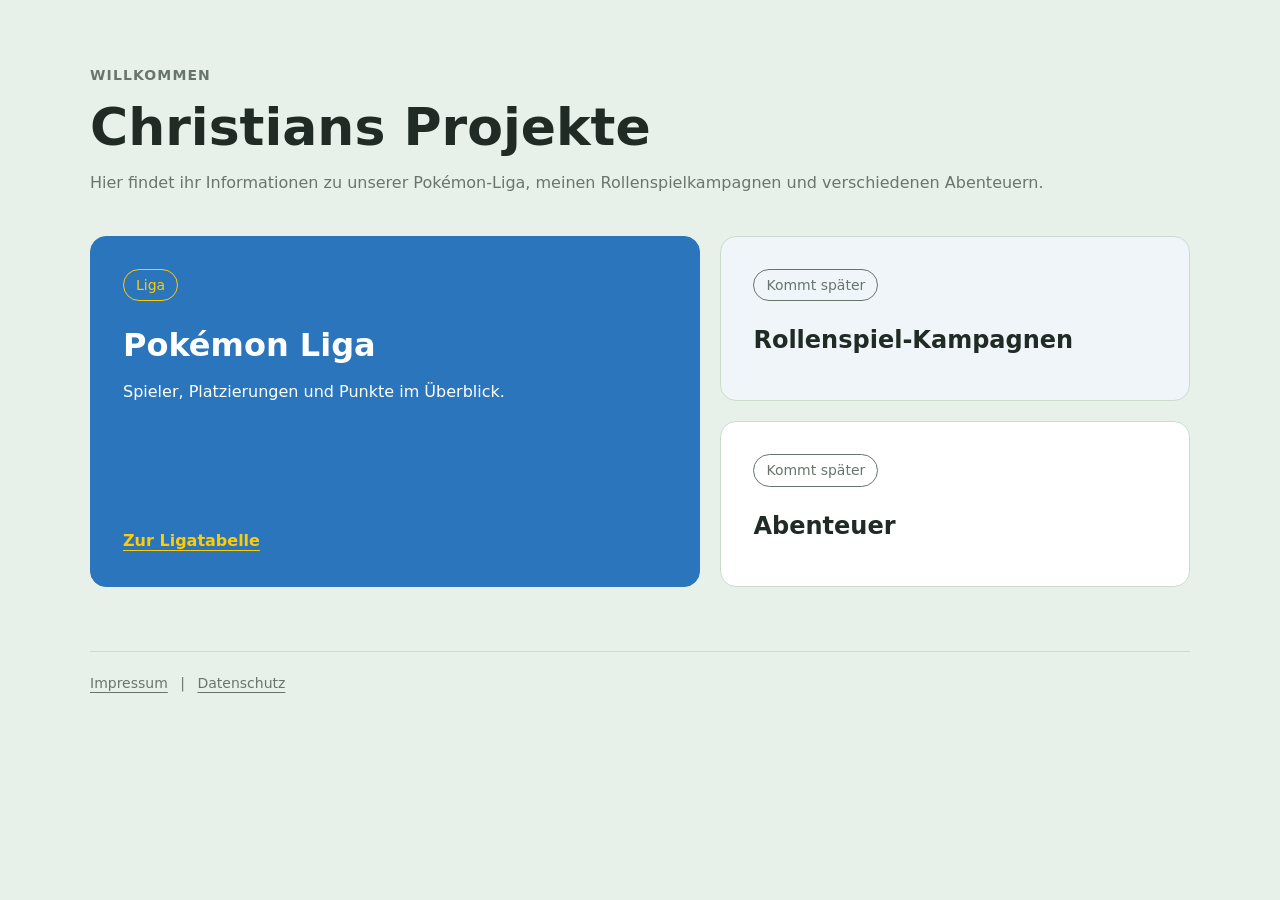
<file: index.html>
<!DOCTYPE html>
<html lang="de">
<head>
  <meta charset="UTF-8">
  <meta name="viewport" content="width=device-width, initial-scale=1.0">
  <title>Meine Projekte</title>
  <link rel="stylesheet" href="css/style.css">
</head>
<body>
  <main class="container">
    <header class="page-header">
      <p class="eyebrow">Willkommen</p>
      <h1>Christians Projekte</h1>
      <p>Hier findet ihr Informationen zu unserer Pokémon-Liga, meinen Rollenspielkampagnen und verschiedenen Abenteuern.</p>
    </header>

    <section class="project-grid" aria-label="Private Projekte">
      <!-- Die gesamte aktive Kachel ist ein normaler HTML-Link. -->
      <a class="project-card project-card-active pokemon-card" href="pokemon.html">
        <span class="badge">Liga</span>
        <h2>Pokémon Liga</h2>
        <p>Spieler, Platzierungen und Punkte im Überblick.</p>
        <span class="card-link">Zur Ligatabelle</span>
      </a>

      <!-- Zukünftige Projekte sind bewusst noch keine Links. -->
      <article class="project-card project-card-soon campaign-card">
        <span class="badge">Kommt später</span>
        <h2>Rollenspiel-Kampagnen</h2>
      </article>
      <article class="project-card project-card-soon adventure-card">
        <span class="badge">Kommt später</span>
        <h2>Abenteuer</h2>
      </article>
    </section>
  </main>
  <footer class="site-footer">
    <nav aria-label="Rechtliche Informationen">
      <a href="impressum.html">Impressum</a> <span aria-hidden="true">|</span> <a href="datenschutz.html">Datenschutz</a>
    </nav>
  </footer>
</body>
</html>
</file>
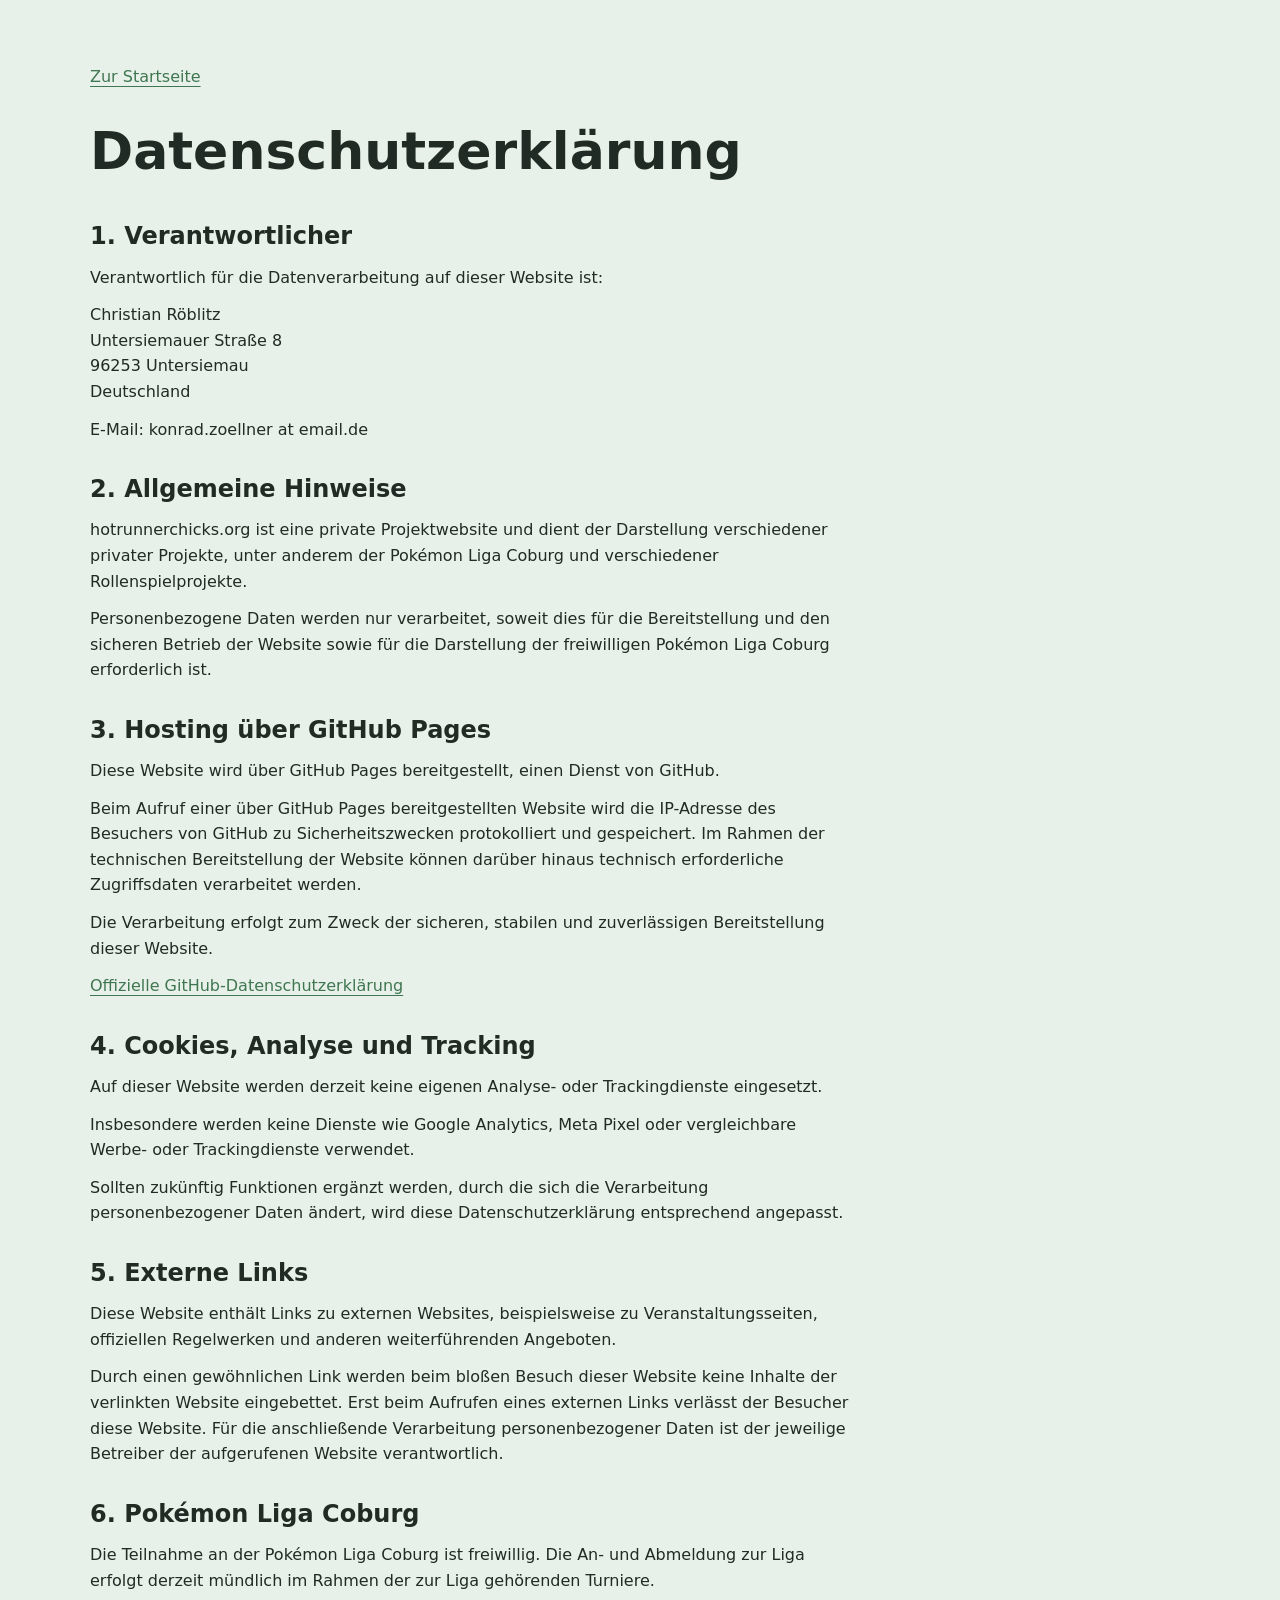
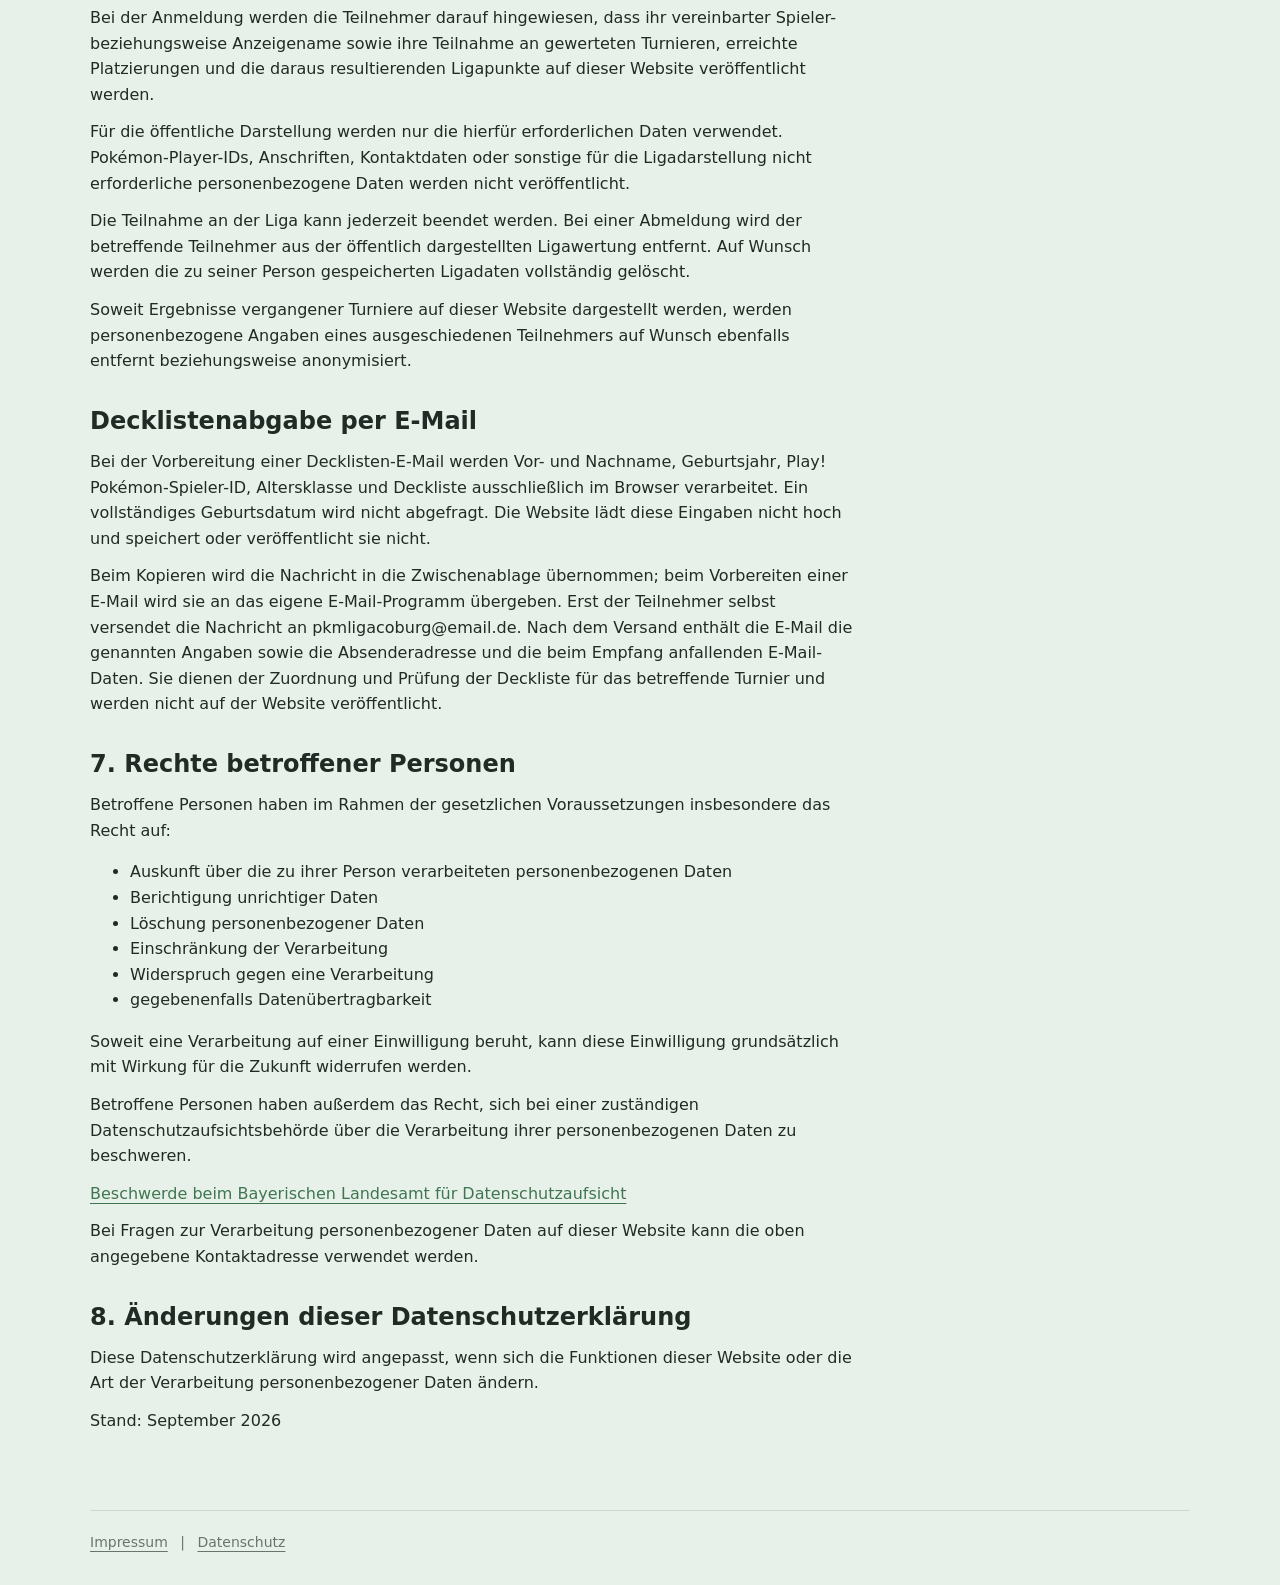
<file: datenschutz.html>
<!DOCTYPE html>
<html lang="de">
<head>
  <meta charset="UTF-8">
  <meta name="viewport" content="width=device-width, initial-scale=1.0">
  <title>Datenschutzerklärung | Christians Projekte</title>
  <link rel="stylesheet" href="css/style.css">
</head>
<body>
  <main class="container legal-page">
    <a class="back-link" href="index.html">Zur Startseite</a>
    <header class="page-header">
      <h1>Datenschutzerklärung</h1>
    </header>
    <article class="legal-content">
      <h2>1. Verantwortlicher</h2>
      <p>Verantwortlich für die Datenverarbeitung auf dieser Website ist:</p>
      <p>Christian Röblitz<br>
        Untersiemauer Straße 8<br>
        96253 Untersiemau<br>
        Deutschland</p>
      <p>E-Mail: konrad.zoellner at email.de</p>
      <h2>2. Allgemeine Hinweise</h2>
      <p>hotrunnerchicks.org ist eine private Projektwebsite und dient der Darstellung verschiedener privater Projekte, unter anderem der Pokémon Liga Coburg und verschiedener Rollenspielprojekte.</p>
      <p>Personenbezogene Daten werden nur verarbeitet, soweit dies für die Bereitstellung und den sicheren Betrieb der Website sowie für die Darstellung der freiwilligen Pokémon Liga Coburg erforderlich ist.</p>
      <h2>3. Hosting über GitHub Pages</h2>
      <p>Diese Website wird über GitHub Pages bereitgestellt, einen Dienst von GitHub.</p>
      <p>Beim Aufruf einer über GitHub Pages bereitgestellten Website wird die IP-Adresse des Besuchers von GitHub zu Sicherheitszwecken protokolliert und gespeichert. Im Rahmen der technischen Bereitstellung der Website können darüber hinaus technisch erforderliche Zugriffsdaten verarbeitet werden.</p>
      <p>Die Verarbeitung erfolgt zum Zweck der sicheren, stabilen und zuverlässigen Bereitstellung dieser Website.</p>
      <p><a href="https://docs.github.com/de/site-policy/privacy-policies/github-general-privacy-statement">Offizielle GitHub-Datenschutzerklärung</a></p>
      <h2>4. Cookies, Analyse und Tracking</h2>
      <p>Auf dieser Website werden derzeit keine eigenen Analyse- oder Trackingdienste eingesetzt.</p>
      <p>Insbesondere werden keine Dienste wie Google Analytics, Meta Pixel oder vergleichbare Werbe- oder Trackingdienste verwendet.</p>
      <p>Sollten zukünftig Funktionen ergänzt werden, durch die sich die Verarbeitung personenbezogener Daten ändert, wird diese Datenschutzerklärung entsprechend angepasst.</p>
      <h2>5. Externe Links</h2>
      <p>Diese Website enthält Links zu externen Websites, beispielsweise zu Veranstaltungsseiten, offiziellen Regelwerken und anderen weiterführenden Angeboten.</p>
      <p>Durch einen gewöhnlichen Link werden beim bloßen Besuch dieser Website keine Inhalte der verlinkten Website eingebettet. Erst beim Aufrufen eines externen Links verlässt der Besucher diese Website. Für die anschließende Verarbeitung personenbezogener Daten ist der jeweilige Betreiber der aufgerufenen Website verantwortlich.</p>
      <h2>6. Pokémon Liga Coburg</h2>
      <p>Die Teilnahme an der Pokémon Liga Coburg ist freiwillig. Die An- und Abmeldung zur Liga erfolgt derzeit mündlich im Rahmen der zur Liga gehörenden Turniere.</p>
      <p>Bei der Anmeldung werden die Teilnehmer darauf hingewiesen, dass ihr vereinbarter Spieler- beziehungsweise Anzeigename sowie ihre Teilnahme an gewerteten Turnieren, erreichte Platzierungen und die daraus resultierenden Ligapunkte auf dieser Website veröffentlicht werden.</p>
      <p>Für die öffentliche Darstellung werden nur die hierfür erforderlichen Daten verwendet. Pokémon-Player-IDs, Anschriften, Kontaktdaten oder sonstige für die Ligadarstellung nicht erforderliche personenbezogene Daten werden nicht veröffentlicht.</p>
      <p>Die Teilnahme an der Liga kann jederzeit beendet werden. Bei einer Abmeldung wird der betreffende Teilnehmer aus der öffentlich dargestellten Ligawertung entfernt. Auf Wunsch werden die zu seiner Person gespeicherten Ligadaten vollständig gelöscht.</p>
      <p>Soweit Ergebnisse vergangener Turniere auf dieser Website dargestellt werden, werden personenbezogene Angaben eines ausgeschiedenen Teilnehmers auf Wunsch ebenfalls entfernt beziehungsweise anonymisiert.</p>
      <h2>Decklistenabgabe per E-Mail</h2>
      <p>Bei der Vorbereitung einer Decklisten-E-Mail werden Vor- und Nachname, Geburtsjahr, Play! Pokémon-Spieler-ID, Altersklasse und Deckliste ausschließlich im Browser verarbeitet. Ein vollständiges Geburtsdatum wird nicht abgefragt. Die Website lädt diese Eingaben nicht hoch und speichert oder veröffentlicht sie nicht.</p>
      <p>Beim Kopieren wird die Nachricht in die Zwischenablage übernommen; beim Vorbereiten einer E-Mail wird sie an das eigene E-Mail-Programm übergeben. Erst der Teilnehmer selbst versendet die Nachricht an pkmligacoburg@email.de. Nach dem Versand enthält die E-Mail die genannten Angaben sowie die Absenderadresse und die beim Empfang anfallenden E-Mail-Daten. Sie dienen der Zuordnung und Prüfung der Deckliste für das betreffende Turnier und werden nicht auf der Website veröffentlicht.</p>
      <h2>7. Rechte betroffener Personen</h2>
      <p>Betroffene Personen haben im Rahmen der gesetzlichen Voraussetzungen insbesondere das Recht auf:</p>
      <ul>
        <li>Auskunft über die zu ihrer Person verarbeiteten personenbezogenen Daten</li>
        <li>Berichtigung unrichtiger Daten</li>
        <li>Löschung personenbezogener Daten</li>
        <li>Einschränkung der Verarbeitung</li>
        <li>Widerspruch gegen eine Verarbeitung</li>
        <li>gegebenenfalls Datenübertragbarkeit</li>
      </ul>
      <p>Soweit eine Verarbeitung auf einer Einwilligung beruht, kann diese Einwilligung grundsätzlich mit Wirkung für die Zukunft widerrufen werden.</p>
      <p>Betroffene Personen haben außerdem das Recht, sich bei einer zuständigen Datenschutzaufsichtsbehörde über die Verarbeitung ihrer personenbezogenen Daten zu beschweren.</p>
      <p><a href="https://www.lda.bayern.de/de/beschwerde.html">Beschwerde beim Bayerischen Landesamt für Datenschutzaufsicht</a></p>
      <p>Bei Fragen zur Verarbeitung personenbezogener Daten auf dieser Website kann die oben angegebene Kontaktadresse verwendet werden.</p>
      <h2>8. Änderungen dieser Datenschutzerklärung</h2>
      <p>Diese Datenschutzerklärung wird angepasst, wenn sich die Funktionen dieser Website oder die Art der Verarbeitung personenbezogener Daten ändern.</p>
      <p>Stand: September 2026</p>
    </article>
  </main>
  <footer class="site-footer">
    <nav aria-label="Rechtliche Informationen">
      <a href="impressum.html">Impressum</a> <span aria-hidden="true">|</span> <a href="datenschutz.html">Datenschutz</a>
    </nav>
  </footer>
</body>
</html>
</file>
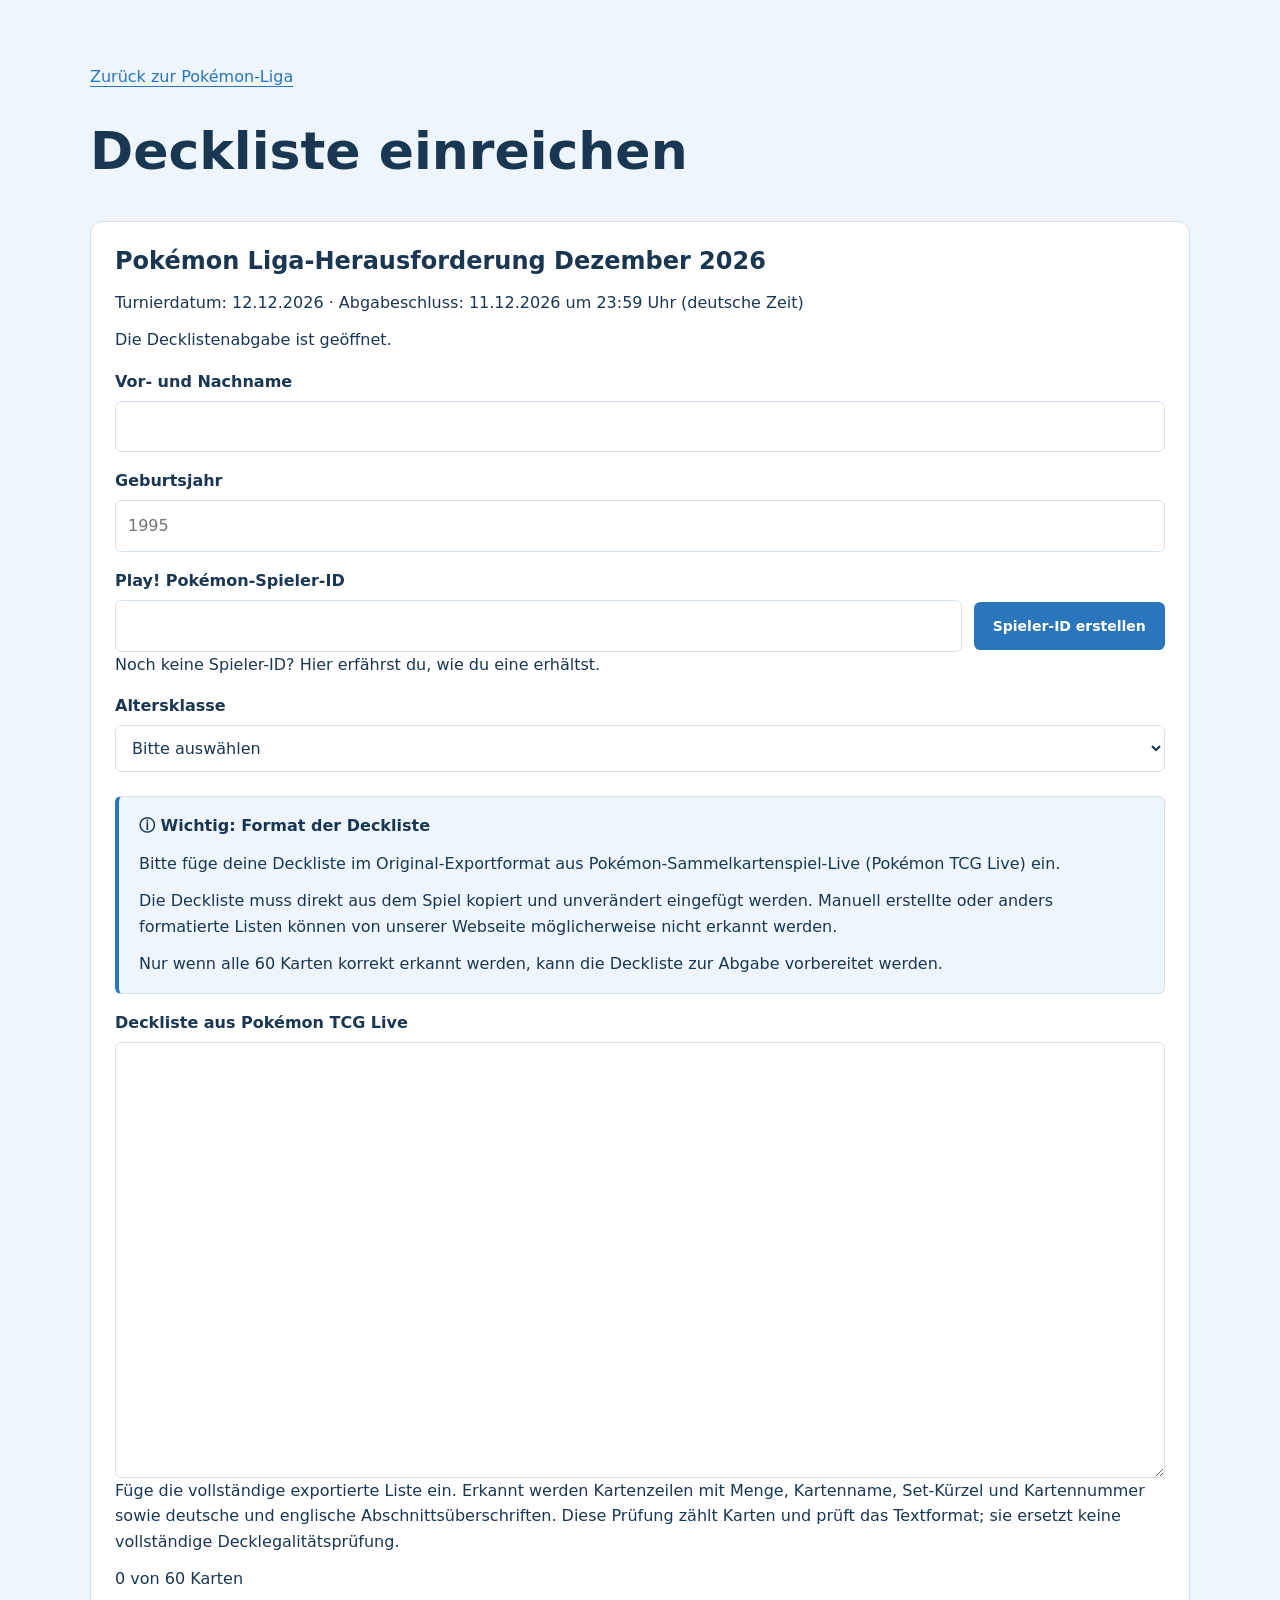
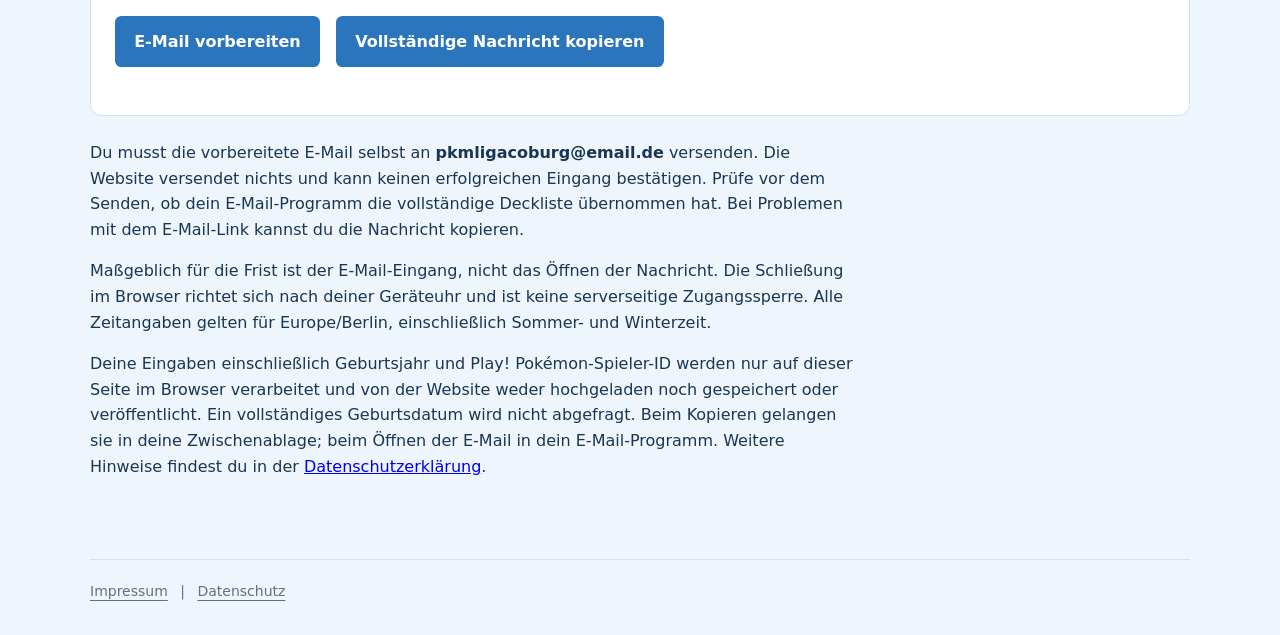
<file: deckliste.html>
<!DOCTYPE html>
<html lang="de">
<head>
  <meta charset="UTF-8">
  <meta name="viewport" content="width=device-width, initial-scale=1.0">
  <title>Deckliste einreichen | Pokémon Liga Coburg</title>
  <link rel="stylesheet" href="css/style.css">
  <script src="js/deckliste-konfiguration.js" defer></script>
  <script src="js/deckliste.js" defer></script>
</head>
<body class="pokemon-page decklist-page">
  <main class="container">
    <a class="back-link" href="pokemon.html">Zurück zur Pokémon-Liga</a>
    <header class="page-header"><h1>Deckliste einreichen</h1></header>
    <section class="league-rule" aria-labelledby="deck-turnier">
      <h2 id="deck-turnier">Aktuelles Turnier</h2>
      <p id="deck-termin"></p>
      <p id="deck-status" role="status"></p>
      <noscript>Bitte JavaScript aktivieren, um den Abgabestatus und das Formular anzuzeigen.</noscript>
      <form id="deck-form" hidden autocomplete="off" novalidate>
        <label for="deck-name">Vor- und Nachname</label>
        <input id="deck-name" type="text" required maxlength="150" autocomplete="off">
        <label for="deck-geburtsjahr">Geburtsjahr</label>
        <input id="deck-geburtsjahr" type="text" inputmode="numeric" pattern="[0-9]{4}" required placeholder="1995" aria-describedby="deck-geburtsjahr-fehler">
        <p id="deck-geburtsjahr-fehler" class="deck-errors" aria-live="polite"></p>
        <label for="deck-spieler-id">Play! Pokémon-Spieler-ID</label>
        <div class="deck-id-row">
          <input id="deck-spieler-id" type="text" inputmode="numeric" pattern="[0-9]+" required aria-describedby="deck-spieler-id-hilfe deck-spieler-id-fehler">
          <a class="league-event-link" href="https://play.pokemon.com/de-de/resources/documents/player-id-generation-article/" target="_blank" rel="noopener noreferrer">Spieler-ID erstellen</a>
        </div>
        <p id="deck-spieler-id-hilfe">Noch keine Spieler-ID? Hier erfährst du, wie du eine erhältst.</p>
        <p id="deck-spieler-id-fehler" class="deck-errors" aria-live="polite"></p>
        <label for="deck-kategorie">Altersklasse</label>
        <select id="deck-kategorie" required>
          <option value="">Bitte auswählen</option><option>Junior</option><option>Senior</option><option>Master</option>
        </select>
        <aside class="deck-format-info" aria-labelledby="deck-format-titel">
          <p id="deck-format-titel"><strong><span aria-hidden="true">ⓘ</span> Wichtig: Format der Deckliste</strong></p>
          <p>Bitte füge deine Deckliste im Original-Exportformat aus Pokémon-Sammelkartenspiel-Live (Pokémon TCG Live) ein.</p>
          <p>Die Deckliste muss direkt aus dem Spiel kopiert und unverändert eingefügt werden. Manuell erstellte oder anders formatierte Listen können von unserer Webseite möglicherweise nicht erkannt werden.</p>
          <p>Nur wenn alle 60 Karten korrekt erkannt werden, kann die Deckliste zur Abgabe vorbereitet werden.</p>
        </aside>
        <label for="deck-text">Deckliste aus Pokémon TCG Live</label>
        <textarea id="deck-text" rows="16" required spellcheck="false" aria-describedby="deck-hilfe deck-anzahl deck-fehler"></textarea>
        <p id="deck-hilfe">Füge die vollständige exportierte Liste ein. Erkannt werden Kartenzeilen mit Menge, Kartenname, Set-Kürzel und Kartennummer sowie deutsche und englische Abschnittsüberschriften. Diese Prüfung zählt Karten und prüft das Textformat; sie ersetzt keine vollständige Decklegalitätsprüfung.</p>
        <p id="deck-anzahl" role="status">0 von 60 Karten</p>
        <ul id="deck-fehler" class="deck-errors"></ul>
        <div class="local-shop-actions">
          <button class="league-event-link" type="submit">E-Mail vorbereiten</button>
          <button class="league-event-link" id="deck-kopieren" type="button">Vollständige Nachricht kopieren</button>
        </div>
        <p id="deck-aktion" role="status"></p>
        <div id="deck-nachricht-bereich" hidden>
          <label for="deck-nachricht">Vollständige Nachricht zum Kontrollieren und manuellen Kopieren</label>
          <textarea id="deck-nachricht" rows="12" readonly></textarea>
        </div>
      </form>
    </section>
    <div class="league-intro-text">
      <p>Du musst die vorbereitete E-Mail selbst an <strong>pkmligacoburg@email.de</strong> versenden. Die Website versendet nichts und kann keinen erfolgreichen Eingang bestätigen. Prüfe vor dem Senden, ob dein E-Mail-Programm die vollständige Deckliste übernommen hat. Bei Problemen mit dem E-Mail-Link kannst du die Nachricht kopieren.</p>
      <p>Maßgeblich für die Frist ist der E-Mail-Eingang, nicht das Öffnen der Nachricht. Die Schließung im Browser richtet sich nach deiner Geräteuhr und ist keine serverseitige Zugangssperre. Alle Zeitangaben gelten für Europe/Berlin, einschließlich Sommer- und Winterzeit.</p>
      <p>Deine Eingaben einschließlich Geburtsjahr und Play! Pokémon-Spieler-ID werden nur auf dieser Seite im Browser verarbeitet und von der Website weder hochgeladen noch gespeichert oder veröffentlicht. Ein vollständiges Geburtsdatum wird nicht abgefragt. Beim Kopieren gelangen sie in deine Zwischenablage; beim Öffnen der E-Mail in dein E-Mail-Programm. Weitere Hinweise findest du in der <a href="datenschutz.html">Datenschutzerklärung</a>.</p>
    </div>
  </main>
  <footer class="site-footer"><nav aria-label="Rechtliche Informationen">
    <a href="impressum.html">Impressum</a> <span aria-hidden="true">|</span> <a href="datenschutz.html">Datenschutz</a>
  </nav></footer>
</body>
</html>
</file>
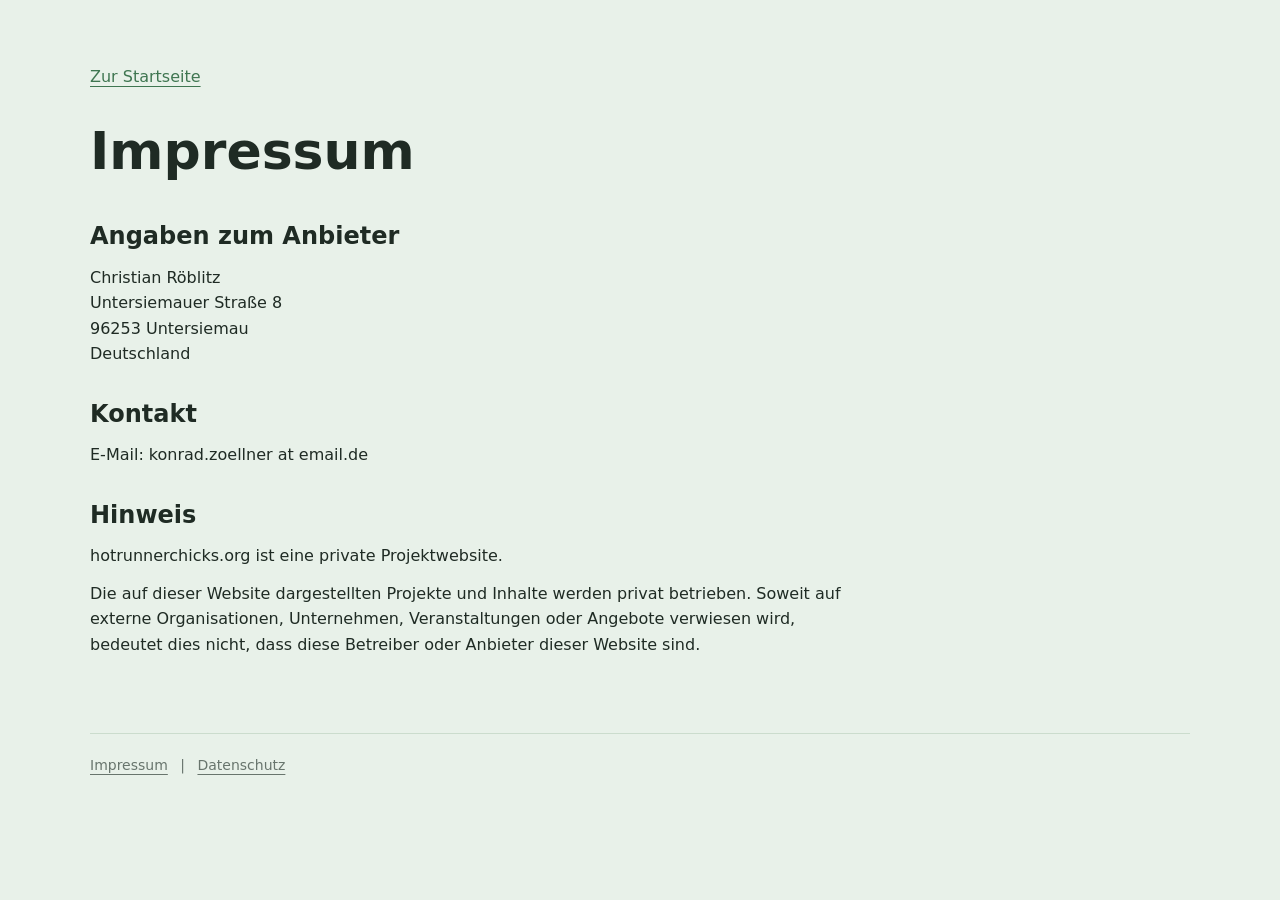
<file: impressum.html>
<!DOCTYPE html>
<html lang="de">
<head>
  <meta charset="UTF-8">
  <meta name="viewport" content="width=device-width, initial-scale=1.0">
  <title>Impressum | Christians Projekte</title>
  <link rel="stylesheet" href="css/style.css">
</head>
<body>
  <main class="container legal-page">
    <a class="back-link" href="index.html">Zur Startseite</a>
    <header class="page-header">
      <h1>Impressum</h1>
    </header>
    <article class="legal-content">
      <h2>Angaben zum Anbieter</h2>
      <p>Christian Röblitz<br>
        Untersiemauer Straße 8<br>
        96253 Untersiemau<br>
        Deutschland</p>
      <h2>Kontakt</h2>
      <p>E-Mail: konrad.zoellner at email.de</p>
      <h2>Hinweis</h2>
      <p>hotrunnerchicks.org ist eine private Projektwebsite.</p>
      <p>Die auf dieser Website dargestellten Projekte und Inhalte werden privat betrieben. Soweit auf externe Organisationen, Unternehmen, Veranstaltungen oder Angebote verwiesen wird, bedeutet dies nicht, dass diese Betreiber oder Anbieter dieser Website sind.</p>
    </article>
  </main>
  <footer class="site-footer">
    <nav aria-label="Rechtliche Informationen">
      <a href="impressum.html">Impressum</a> <span aria-hidden="true">|</span> <a href="datenschutz.html">Datenschutz</a>
    </nav>
  </footer>
</body>
</html>
</file>
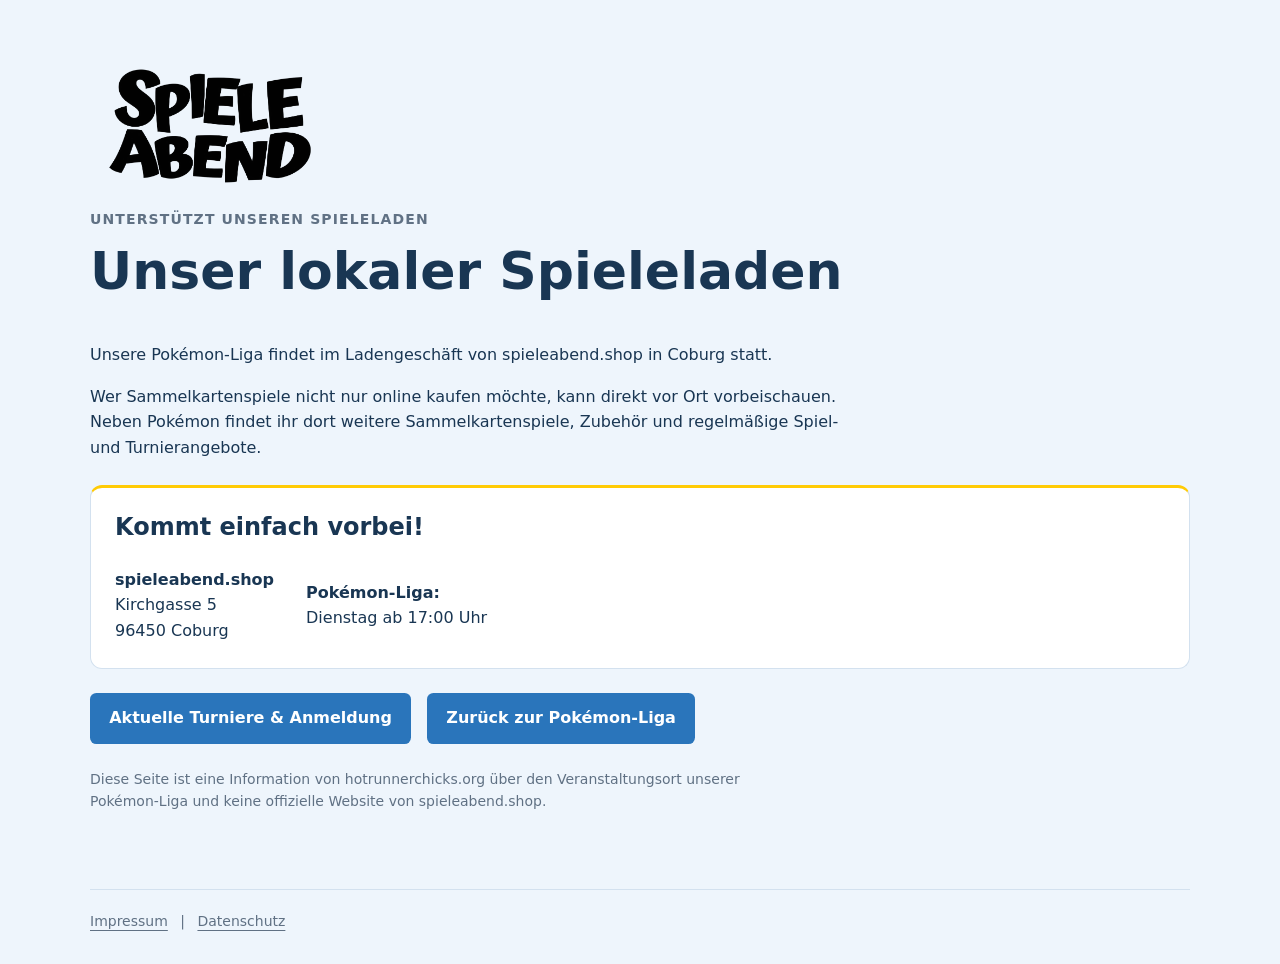
<file: lokaler-shop.html>
<!DOCTYPE html>
<html lang="de">
<head>
  <meta charset="UTF-8">
  <meta name="viewport" content="width=device-width, initial-scale=1.0">
  <title>Unser lokaler Spieleladen | hotrunnerchicks.org</title>
  <link rel="stylesheet" href="css/style.css">
</head>
<body class="pokemon-page local-shop-page">
  <main class="container">
    <header class="page-header">
      <img class="local-shop-logo" src="images/logo-spieleabend.png" alt="Logo von spieleabend.shop">
      <p class="eyebrow">Unterstützt unseren Spieleladen</p>
      <h1>Unser lokaler Spieleladen</h1>
    </header>

    <div class="league-intro-text">
      <p>Unsere Pokémon-Liga findet im Ladengeschäft von spieleabend.shop in Coburg statt.</p>
      <p>Wer Sammelkartenspiele nicht nur online kaufen möchte, kann direkt vor Ort vorbeischauen. Neben Pokémon findet ihr dort weitere Sammelkartenspiele, Zubehör und regelmäßige Spiel- und Turnierangebote.</p>
    </div>

    <section class="league-event-info" aria-labelledby="vorbeikommen-titel">
      <h2 id="vorbeikommen-titel">Kommt einfach vorbei!</h2>
      <p><strong>spieleabend.shop</strong><br>Kirchgasse 5<br>96450 Coburg</p>
      <p><strong>Pokémon-Liga:</strong><br>Dienstag ab 17:00 Uhr</p>
    </section>

    <div class="local-shop-actions">
      <a class="league-event-link" href="https://spieleabend.shop/pages/events" target="_blank" rel="noopener noreferrer">Aktuelle Turniere &amp; Anmeldung</a>
      <a class="league-event-link" href="pokemon.html">Zurück zur Pokémon-Liga</a>
    </div>

    <p class="local-shop-notice">Diese Seite ist eine Information von hotrunnerchicks.org über den Veranstaltungsort unserer Pokémon-Liga und keine offizielle Website von spieleabend.shop.</p>
  </main>
  <footer class="site-footer">
    <nav aria-label="Rechtliche Informationen">
      <a href="impressum.html">Impressum</a> <span aria-hidden="true">|</span> <a href="datenschutz.html">Datenschutz</a>
    </nav>
  </footer>
</body>
</html>
</file>
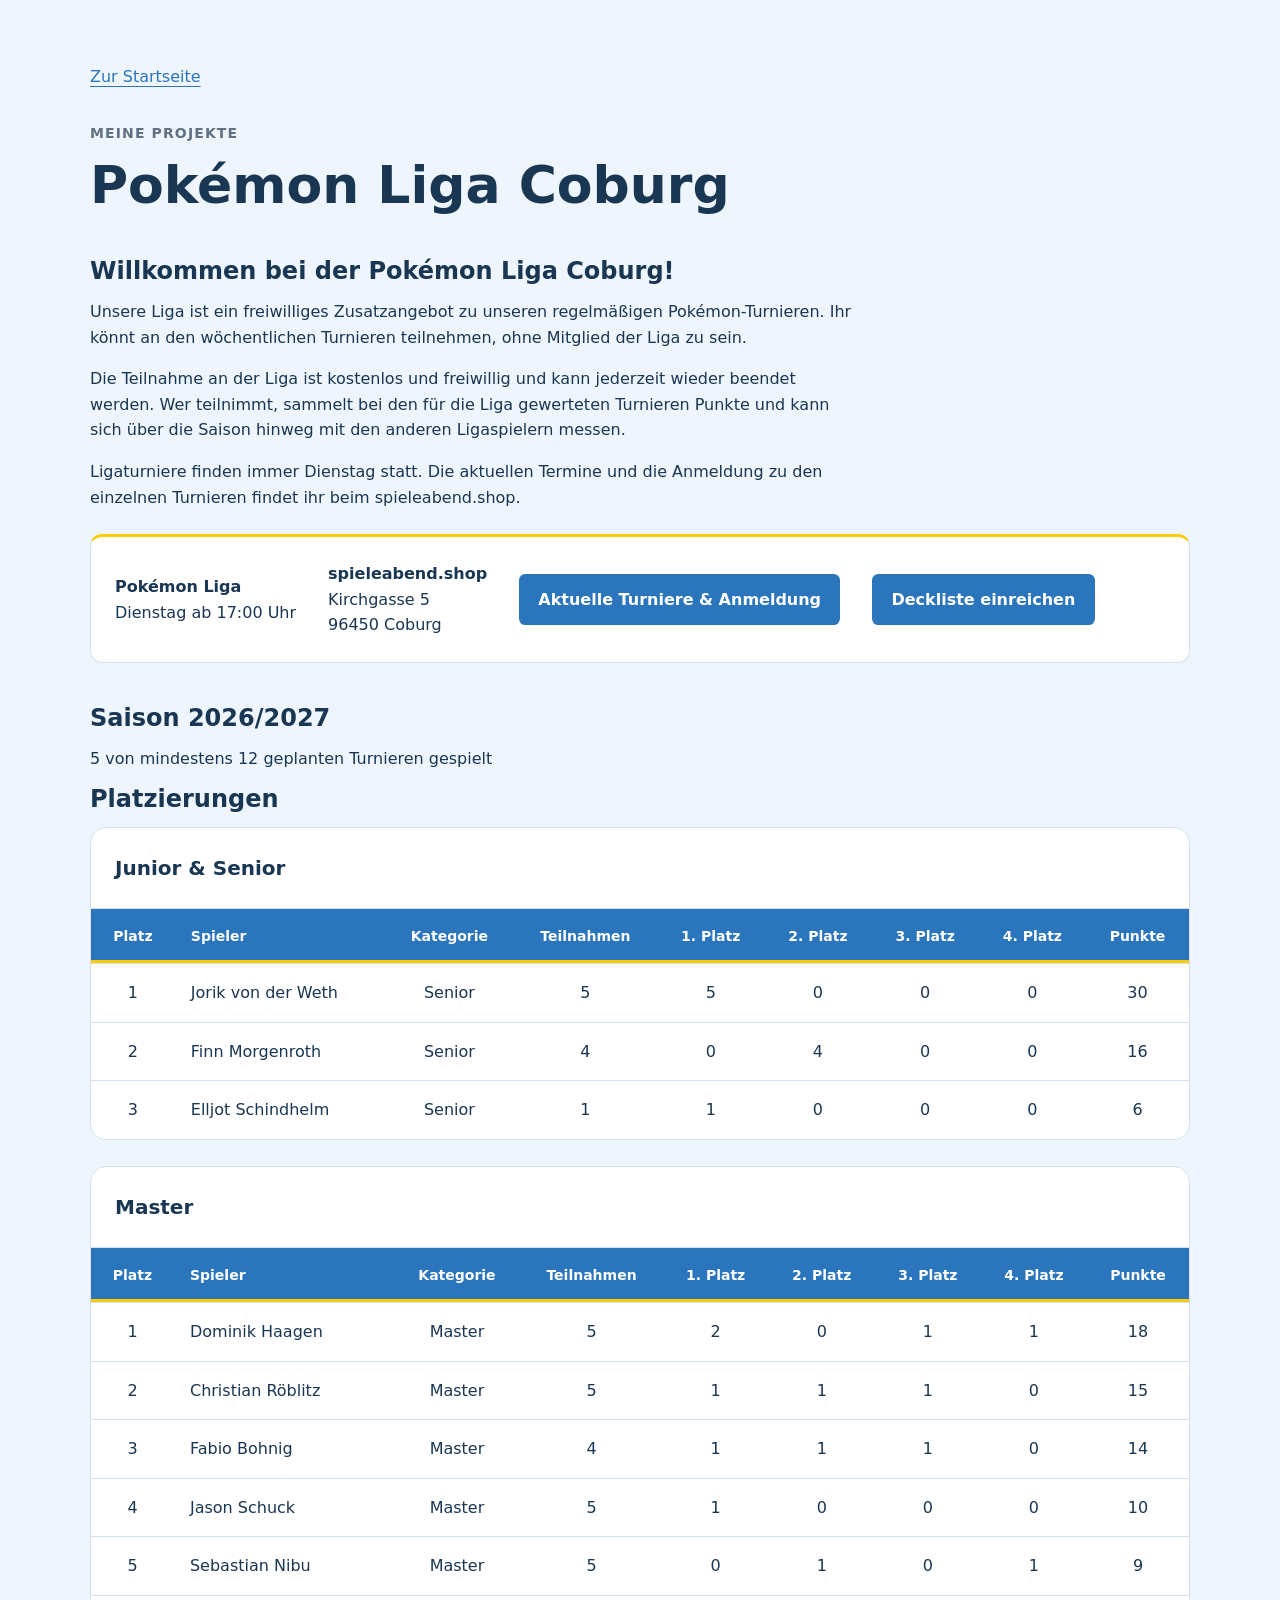
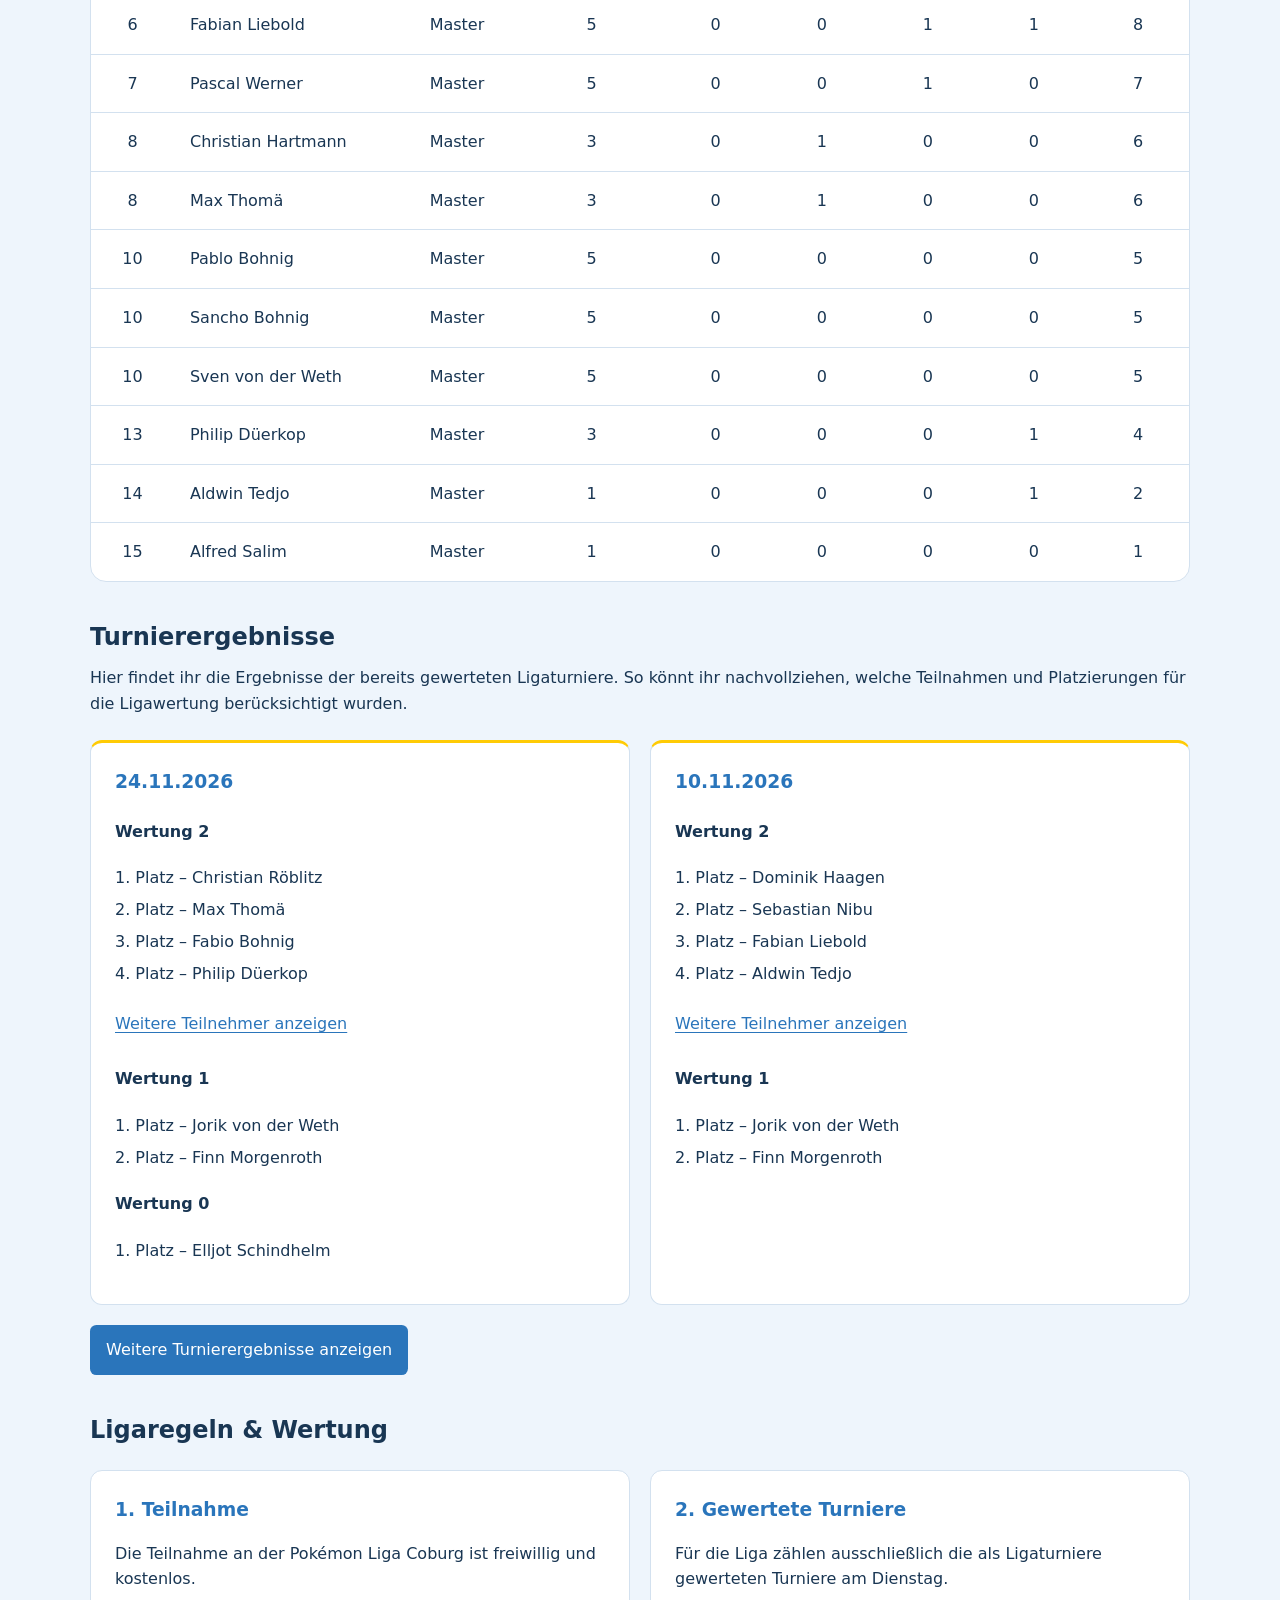
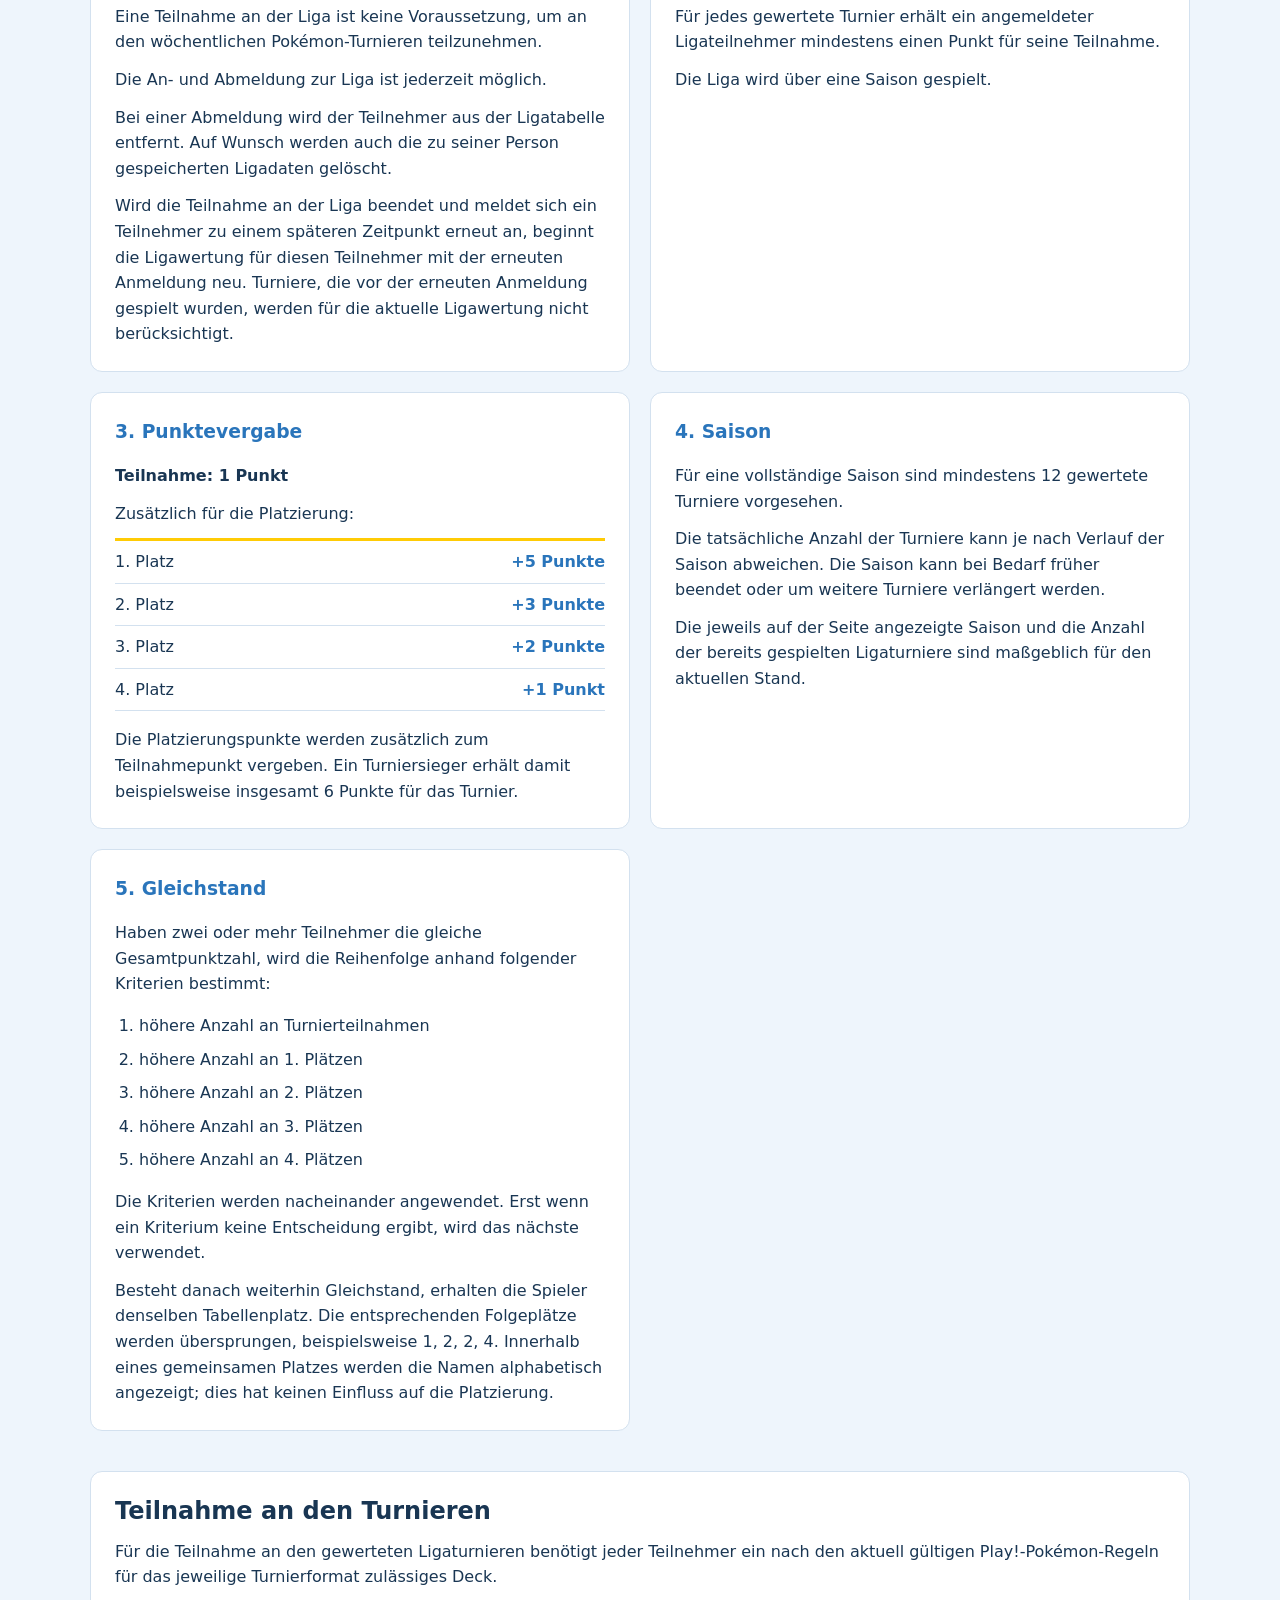
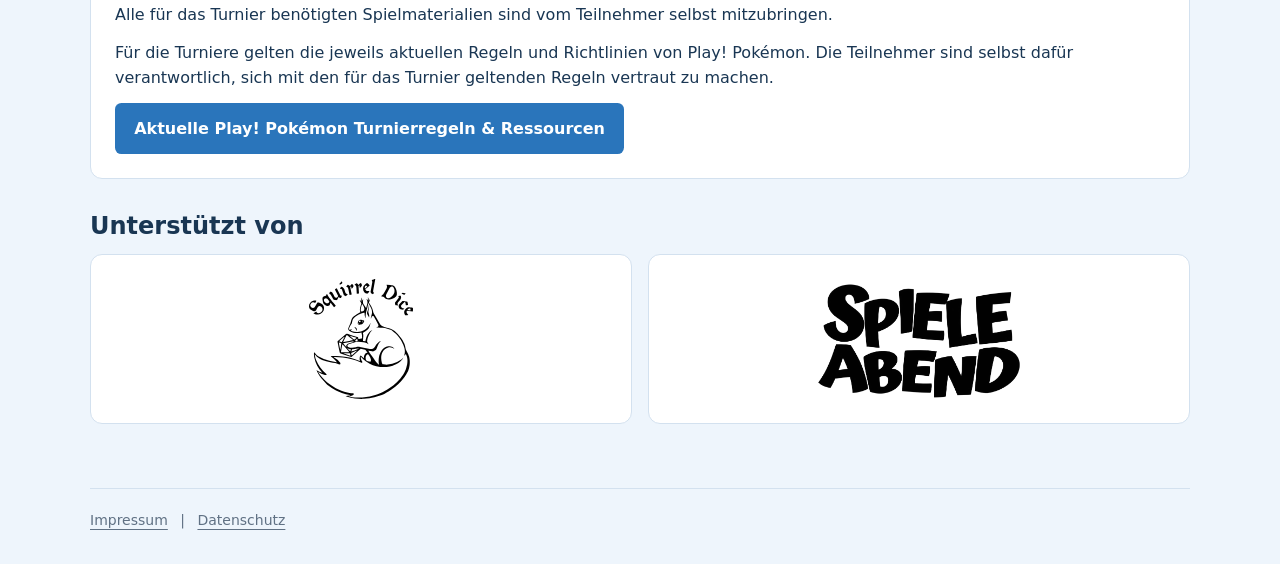
<file: pokemon.html>
<!DOCTYPE html>
<html lang="de">
<head>
  <meta charset="UTF-8">
  <meta name="viewport" content="width=device-width, initial-scale=1.0">
  <title>Pokémon Liga | Meine Projekte</title>
  <!-- Metadaten für die Vorschau beim Teilen der Ligaseite. -->
  <meta property="og:title" content="Pokémon Liga Coburg">
  <meta property="og:description" content="Aktuelle Liga-Tabelle, Turnierergebnisse, Regeln und Termine der Pokémon Liga Coburg.">
  <meta property="og:type" content="website">
  <meta property="og:url" content="https://hotrunnerchicks.org/pokemon.html">
  <meta property="og:image" content="https://hotrunnerchicks.org/images/pokemon-liga-vorschau.png">
  <meta property="og:image:alt" content="Vorschaubild der Pokémon Liga Coburg">
  <meta name="twitter:card" content="summary_large_image">
  <meta name="twitter:title" content="Pokémon Liga Coburg">
  <meta name="twitter:description" content="Aktuelle Liga-Tabelle, Turnierergebnisse, Regeln und Termine der Pokémon Liga Coburg.">
  <meta name="twitter:image" content="https://hotrunnerchicks.org/images/pokemon-liga-vorschau.png">
  <meta name="twitter:image:alt" content="Vorschaubild der Pokémon Liga Coburg">
  <link rel="stylesheet" href="css/style.css">
  <!-- defer erhält die Reihenfolge: erst Ligadaten, dann Verarbeitung nach dem Einlesen des HTML. -->
  <script src="js/liga-daten.js" defer></script>
  <script src="js/pokemon.js" defer></script>
</head>
<body class="pokemon-page">
  <main class="container">
    <a class="back-link" href="index.html">Zur Startseite</a>
    <header class="page-header">
      <p class="eyebrow">Meine Projekte</p>
      <h1>Pokémon Liga Coburg</h1>
    </header>

    <section class="league-intro" aria-labelledby="liga-willkommen">
      <div class="league-intro-text">
        <h2 id="liga-willkommen">Willkommen bei der Pokémon Liga Coburg!</h2>
        <p>Unsere Liga ist ein freiwilliges Zusatzangebot zu unseren regelmäßigen Pokémon-Turnieren. Ihr könnt an den wöchentlichen Turnieren teilnehmen, ohne Mitglied der Liga zu&nbsp;sein.</p>
        <p>Die Teilnahme an der Liga ist kostenlos und freiwillig und kann jederzeit wieder beendet werden. Wer teilnimmt, sammelt bei den für die Liga gewerteten Turnieren Punkte und kann sich über die Saison hinweg mit den anderen Ligaspielern messen.</p>
        <p>Ligaturniere finden immer Dienstag statt. Die aktuellen Termine und die Anmeldung zu den einzelnen Turnieren findet ihr beim spieleabend.shop.</p>
      </div>
      <div class="league-event-info">
        <p><strong>Pokémon Liga</strong><br>Dienstag ab 17:00 Uhr</p>
        <p><strong>spieleabend.shop</strong><br>Kirchgasse 5<br>96450 Coburg</p>
        <a class="league-event-link" href="https://spieleabend.shop/pages/events" target="_blank" rel="noopener noreferrer">Aktuelle Turniere &amp; Anmeldung</a>
        <a class="league-event-link" href="deckliste.html">Deckliste einreichen</a>
      </div>
    </section>

    <!-- Saisonname und Turnierzahl kommen aus der zentralen JavaScript-Konfiguration. -->
    <h2 id="saison-name"></h2>
    <p id="saison-fortschritt"></p>

    <h2>Platzierungen</h2>
    <!-- Auf kleinen Bildschirmen lässt sich nur die Tabelle seitlich scrollen. -->
    <div class="table-wrapper" role="region" aria-label="Junior &amp; Senior" tabindex="0">
      <table>
        <caption>Junior &amp; Senior</caption>
        <thead>
          <tr>
            <th scope="col">Platz</th>
            <th scope="col">Spieler</th>
            <th scope="col">Kategorie</th>
            <th scope="col">Teilnahmen</th>
            <th scope="col">1. Platz</th>
            <th scope="col">2. Platz</th>
            <th scope="col">3. Platz</th>
            <th scope="col">4. Platz</th>
            <th scope="col">Punkte</th>
          </tr>
        </thead>
        <tbody id="liga-junior-senior">
          <!-- Hier können später Spieler als weitere Tabellenzeilen stehen. -->
          <tr>
            <td class="empty-state" colspan="9">Noch keine Teilnehmer für diese Saison eingetragen.</td>
          </tr>
        </tbody>
      </table>
    </div>
    <br>
    <!-- Auf kleinen Bildschirmen lässt sich nur die Tabelle seitlich scrollen. -->
    <div class="table-wrapper" role="region" aria-label="Master" tabindex="0">
      <table>
        <caption>Master</caption>
        <thead>
          <tr>
            <th scope="col">Platz</th>
            <th scope="col">Spieler</th>
            <th scope="col">Kategorie</th>
            <th scope="col">Teilnahmen</th>
            <th scope="col">1. Platz</th>
            <th scope="col">2. Platz</th>
            <th scope="col">3. Platz</th>
            <th scope="col">4. Platz</th>
            <th scope="col">Punkte</th>
          </tr>
        </thead>
        <tbody id="liga-master">
          <!-- Hier können später Spieler als weitere Tabellenzeilen stehen. -->
          <tr>
            <td class="empty-state" colspan="9">Noch keine Teilnehmer für diese Saison eingetragen.</td>
          </tr>
        </tbody>
      </table>
    </div>
    <section class="tournament-results" aria-labelledby="turnierergebnisse-titel">
      <h2 id="turnierergebnisse-titel">Turnierergebnisse</h2>
      <p>Hier findet ihr die Ergebnisse der bereits gewerteten Ligaturniere. So könnt ihr nachvollziehen, welche Teilnahmen und Platzierungen für die Ligawertung berücksichtigt wurden.</p>
      <!-- Die Ergebnisblöcke werden aus liga-daten.js erzeugt. -->
      <div id="turnierergebnisse" class="tournament-results-grid"></div>
    </section>
    <section class="league-rules" aria-labelledby="ligaregeln-titel">
      <h2 id="ligaregeln-titel">Ligaregeln &amp; Wertung</h2>
      <div class="league-rules-grid">
        <section class="league-rule" aria-labelledby="regel-teilnahme">
          <h3 id="regel-teilnahme">1. Teilnahme</h3>
          <p>Die Teilnahme an der Pokémon Liga Coburg ist freiwillig und kostenlos.</p>
          <p>Eine Teilnahme an der Liga ist keine Voraussetzung, um an den wöchentlichen Pokémon-Turnieren teilzunehmen.</p>
          <p>Die An- und Abmeldung zur Liga ist jederzeit möglich.</p>
          <p>Bei einer Abmeldung wird der Teilnehmer aus der Ligatabelle entfernt. Auf Wunsch werden auch die zu seiner Person gespeicherten Ligadaten gelöscht.</p>
          <p>Wird die Teilnahme an der Liga beendet und meldet sich ein Teilnehmer zu einem späteren Zeitpunkt erneut an, beginnt die Ligawertung für diesen Teilnehmer mit der erneuten Anmeldung neu. Turniere, die vor der erneuten Anmeldung gespielt wurden, werden für die aktuelle Ligawertung nicht berücksichtigt.</p>
        </section>

        <section class="league-rule" aria-labelledby="regel-turniere">
          <h3 id="regel-turniere">2. Gewertete Turniere</h3>
          <p>Für die Liga zählen ausschließlich die als Ligaturniere gewerteten Turniere am Dienstag.</p>
          <p>Für jedes gewertete Turnier erhält ein angemeldeter Ligateilnehmer mindestens einen Punkt für seine Teilnahme.</p>
          <p>Die Liga wird über eine Saison gespielt.</p>
        </section>

        <section class="league-rule" aria-labelledby="regel-punkte">
          <h3 id="regel-punkte">3. Punktevergabe</h3>
          <p><strong>Teilnahme: 1 Punkt</strong></p>
          <p>Zusätzlich für die Platzierung:</p>
          <dl class="league-points">
            <div><dt>1. Platz</dt><dd>+5 Punkte</dd></div>
            <div><dt>2. Platz</dt><dd>+3 Punkte</dd></div>
            <div><dt>3. Platz</dt><dd>+2 Punkte</dd></div>
            <div><dt>4. Platz</dt><dd>+1 Punkt</dd></div>
          </dl>
          <p>Die Platzierungspunkte werden zusätzlich zum Teilnahmepunkt vergeben. Ein Turniersieger erhält damit beispielsweise insgesamt 6 Punkte für das Turnier.</p>
        </section>

        <section class="league-rule" aria-labelledby="regel-saison">
          <h3 id="regel-saison">4. Saison</h3>
          <p>Für eine vollständige Saison sind mindestens 12 gewertete Turniere vorgesehen.</p>
          <p>Die tatsächliche Anzahl der Turniere kann je nach Verlauf der Saison abweichen. Die Saison kann bei Bedarf früher beendet oder um weitere Turniere verlängert werden.</p>
          <p>Die jeweils auf der Seite angezeigte Saison und die Anzahl der bereits gespielten Ligaturniere sind maßgeblich für den aktuellen Stand.</p>
        </section>

        <section class="league-rule" aria-labelledby="regel-gleichstand">
          <h3 id="regel-gleichstand">5. Gleichstand</h3>
          <p>Haben zwei oder mehr Teilnehmer die gleiche Gesamtpunktzahl, wird die Reihenfolge anhand folgender Kriterien bestimmt:</p>
          <ol>
            <li>höhere Anzahl an Turnierteilnahmen</li>
            <li>höhere Anzahl an 1. Plätzen</li>
            <li>höhere Anzahl an 2. Plätzen</li>
            <li>höhere Anzahl an 3. Plätzen</li>
            <li>höhere Anzahl an 4. Plätzen</li>
          </ol>
          <p>Die Kriterien werden nacheinander angewendet. Erst wenn ein Kriterium keine Entscheidung ergibt, wird das nächste verwendet.</p>
          <p>Besteht danach weiterhin Gleichstand, erhalten die Spieler denselben Tabellenplatz. Die entsprechenden Folgeplätze werden übersprungen, beispielsweise 1, 2, 2, 4. Innerhalb eines gemeinsamen Platzes werden die Namen alphabetisch angezeigt; dies hat keinen Einfluss auf die Platzierung.</p>
        </section>
      </div>
    </section>
    <section class="league-rules league-rule" aria-labelledby="turnier-teilnahme-titel">
      <h2 id="turnier-teilnahme-titel">Teilnahme an den Turnieren</h2>
      <p>Für die Teilnahme an den gewerteten Ligaturnieren benötigt jeder Teilnehmer ein nach den aktuell gültigen Play!-Pokémon-Regeln für das jeweilige Turnierformat zulässiges Deck.</p>
      <p>Alle für das Turnier benötigten Spielmaterialien sind vom Teilnehmer selbst mitzubringen.</p>
      <p>Für die Turniere gelten die jeweils aktuellen Regeln und Richtlinien von Play! Pokémon. Die Teilnehmer sind selbst dafür verantwortlich, sich mit den für das Turnier geltenden Regeln vertraut zu machen.</p>
      <a class="league-event-link" href="https://play.pokemon.com/de-de/resources/rules/" target="_blank" rel="noopener noreferrer">Aktuelle Play! Pokémon Turnierregeln &amp; Ressourcen</a>
    </section>
    <section class="league-partners" aria-labelledby="partner-titel">
      <h2 id="partner-titel">Unterstützt von</h2>
      <div class="league-partners-grid">
        <a class="league-partner-card" href="https://www.squirrel-dice.de/" target="_blank" rel="noopener noreferrer">
          <img src="images/logo-squirrel-dice.svg" alt="Squirrel Dice" loading="lazy">
        </a>
        <a class="league-partner-card" href="lokaler-shop.html">
          <img src="images/logo-spieleabend.png" alt="spieleabend.shop" loading="lazy">
        </a>
      </div>
    </section>
  </main>
  <footer class="site-footer">
    <nav aria-label="Rechtliche Informationen">
      <a href="impressum.html">Impressum</a> <span aria-hidden="true">|</span> <a href="datenschutz.html">Datenschutz</a>
    </nav>
  </footer>
</body>
</html>
</file>
<file: css/style.css>
/* Gemeinsame Farben: Änderungen gelten für beide Seiten. */
:root {
  --background: #e8f1e9;
  --surface: #ffffff;
  --text: #1f2b24;
  --muted: #68756d;
  --accent: #3f7651;
  --border: #cbdccd;
  --pokemon-blue: #2a75bb;
  --pokemon-yellow: #ffcb05;
}

* {
  box-sizing: border-box;
}

body {
  margin: 0;
  background: var(--background);
  color: var(--text);
  font-family: system-ui, sans-serif;
  font-size: 1rem;
  line-height: 1.6;
}

.container {
  width: min(1100px, 100% - 3rem);
  margin: 0 auto;
  padding: 4rem 0;
}

.page-header {
  margin-bottom: 2.5rem;
}

.eyebrow {
  color: var(--muted);
  font-size: 0.875rem;
  font-weight: 700;
  letter-spacing: 0.08em;
  text-transform: uppercase;
}

h1, h2, p {
  margin: 0 0 0.75rem;
}

h1 {
  font-size: clamp(2rem, 5vw, 3.25rem);
  line-height: 1.15;
}

h2 {
  font-size: 1.5rem;
  line-height: 1.3;
  overflow-wrap: anywhere;
}

.page-header > p:last-child {
  color: var(--muted);
}

/* Die aktive Kachel belegt links zwei Zeilen. */
.project-grid {
  display: grid;
  grid-template-columns: 1.3fr 1fr;
  gap: 1.25rem;
}

.project-card {
  padding: 2rem;
  border: 1px solid var(--border);
  border-radius: 1rem;
  background: var(--surface);
}

.project-card-active {
  display: flex;
  flex-direction: column;
  align-items: flex-start;
  grid-row: span 2;
  min-height: 340px;
  background: var(--accent);
  border-color: var(--accent);
  color: white;
  text-decoration: none;
}

.pokemon-card {
  background: var(--pokemon-blue);
  border-color: var(--pokemon-blue);
  color: white;
}

.pokemon-card:hover {
  background: #2465a2;
}

.pokemon-card .badge,
.pokemon-card .card-link {
  color: var(--pokemon-yellow);
}

.campaign-card {
  background: #f0f5fa;
}

.adventure-card {
  background: var(--surface);
}

.project-card-active h2 {
  font-size: 2rem;
}

.badge {
  display: inline-block;
  margin-bottom: 1.5rem;
  padding: 0.25rem 0.75rem;
  border: 1px solid currentColor;
  border-radius: 2rem;
  font-size: 0.875rem;
}

.card-link {
  margin-top: auto;
  padding-top: 2rem;
  font-weight: 700;
  text-decoration: underline;
  text-underline-offset: 0.25rem;
}

.project-card-soon .badge {
  color: var(--muted);
}

.back-link {
  display: inline-block;
  margin-bottom: 2rem;
  color: var(--accent);
  text-underline-offset: 0.25rem;
}

/* Ein sichtbarer Fokus hilft bei der Bedienung mit der Tastatur. */
a:focus-visible, .table-wrapper:focus-visible {
  outline: 3px solid #b76a00;
  outline-offset: 5px;
}

.table-wrapper {
  overflow-x: auto;
  border: 1px solid var(--border);
  border-radius: 1rem;
  background: var(--surface);
}

table {
  width: 100%;
  border-collapse: collapse;
  white-space: nowrap;
}

caption {
  padding: 1.5rem;
  text-align: left;
  font-size: 1.25rem;
  font-weight: 700;
}

th, td {
  padding: 1rem;
  border-top: 1px solid var(--border);
  text-align: center;
}

th {
  background: #edf2fc;
  font-size: 0.875rem;
}

th:nth-child(2), td:nth-child(2) {
  text-align: left;
}

.empty-state {
  padding: 3rem 1rem;
  color: var(--muted);
  white-space: normal;
}

/* Diese Themenfarben gelten nur auf der Pokémon-Seite. */
.pokemon-page {
  --background: #eef5fc;
  --text: #193653;
  --muted: #607184;
  --border: #d3e1ef;
  --pokemon-blue: #2a75bb;
  --pokemon-yellow: #ffcb05;
  --accent: var(--pokemon-blue);
}

.pokemon-page h1 {
  color: var(--text);
}

.pokemon-page .back-link {
  color: var(--pokemon-blue);
}

.pokemon-page thead th {
  background: var(--pokemon-blue);
  color: white;
  /* Eine schmale gelbe Linie setzt einen Akzent ohne Größenänderung. */
  box-shadow: inset 0 -3px var(--pokemon-yellow);
}

/* Einführung und Veranstaltungsinfos auf der Ligaseite. */
.pokemon-page .league-intro {
  margin-bottom: 2.5rem;
}

.pokemon-page .league-intro-text {
  max-width: 75ch;
}

.pokemon-page .league-intro-text p {
  margin-bottom: 1rem;
}

.pokemon-page .league-event-info {
  display: flex;
  flex-wrap: wrap;
  align-items: center;
  gap: 1.5rem 2rem;
  margin-top: 1.5rem;
  padding: 1.5rem;
  border: 1px solid var(--border);
  border-top: 3px solid var(--pokemon-yellow);
  border-radius: 0.75rem;
  background: var(--surface);
}

.pokemon-page .league-event-info p {
  margin: 0;
}

.pokemon-page .league-event-link {
  display: inline-block;
  padding: 0.8rem 1.2rem;
  border-radius: 0.4rem;
  background: var(--pokemon-blue);
  color: white;
  font-weight: 700;
  text-align: center;
  text-decoration: none;
}

.pokemon-page .league-event-link:hover {
  background: #2465a2;
}

/* Ergebnisblöcke passen sich ohne feste Breite auch kleinen Bildschirmen an. */
.pokemon-page .tournament-results {
  margin-top: 2.5rem;
}

.pokemon-page .tournament-results-grid {
  display: grid;
  grid-template-columns: repeat(auto-fit, minmax(min(100%, 280px), 1fr));
  gap: 1.25rem;
  margin-top: 1.5rem;
}

.pokemon-page .tournament-result {
  padding: 1.5rem;
  border: 1px solid var(--border);
  border-top: 3px solid var(--pokemon-yellow);
  border-radius: 0.75rem;
  background: var(--surface);
  overflow-wrap: anywhere;
}

.pokemon-page .tournament-result h3 {
  margin: 0 0 1rem;
  color: var(--pokemon-blue);
}

.pokemon-page .tournament-result ul {
  margin: 0 0 1rem;
  padding: 0;
  list-style: none;
}

.pokemon-page .tournament-result li {
  margin-bottom: 0.4rem;
}

.pokemon-page .tournament-result p {
  margin: 0;
}

.pokemon-page .participants-toggle,
.pokemon-page .tournaments-toggle {
  font: inherit;
  cursor: pointer;
  max-width: 100%;
}

.pokemon-page .participants-toggle {
  padding: 0.5rem 0;
  border: 0;
  background: transparent;
  color: var(--pokemon-blue);
  text-align: left;
  text-decoration: underline;
  text-underline-offset: 0.2rem;
}

.pokemon-page .tournaments-toggle {
  margin-top: 1.25rem;
  padding: 0.75rem 1rem;
  border: 0;
  border-radius: 0.4rem;
  background: var(--pokemon-blue);
  color: white;
}

.pokemon-page .tournaments-toggle:hover {
  background: #2465a2;
}

.pokemon-page .participants-toggle:focus-visible,
.pokemon-page .tournaments-toggle:focus-visible {
  outline: 3px solid #b76a00;
  outline-offset: 3px;
}

/* Öffentliche Regelerklärung; ohne Einfluss auf die Ligaberechnung. */
.pokemon-page .league-rules {
  margin-top: 2.5rem;
}

.pokemon-page .league-rules-grid {
  display: grid;
  grid-template-columns: repeat(auto-fit, minmax(min(100%, 360px), 1fr));
  gap: 1.25rem;
  margin-top: 1.5rem;
}

.pokemon-page .league-rule {
  padding: 1.5rem;
  border: 1px solid var(--border);
  border-radius: 0.75rem;
  background: var(--surface);
  overflow-wrap: anywhere;
}

.pokemon-page .league-rule h3 {
  margin: 0 0 1rem;
  color: var(--pokemon-blue);
}

.pokemon-page .league-rule p:last-child {
  margin-bottom: 0;
}

.pokemon-page .league-rule ol {
  padding-left: 1.5rem;
}

.pokemon-page .league-rule li {
  margin-bottom: 0.5rem;
}

.pokemon-page .league-points {
  margin: 0 0 1rem;
  border-top: 3px solid var(--pokemon-yellow);
}

.pokemon-page .league-points div {
  display: flex;
  flex-wrap: wrap;
  justify-content: space-between;
  gap: 0.5rem;
  padding: 0.5rem 0;
  border-bottom: 1px solid var(--border);
}

.pokemon-page .league-points dd {
  margin: 0;
  font-weight: 700;
  color: var(--pokemon-blue);
}

/* Formularregeln sind auf die Verwaltungsseite begrenzt. */
.admin-page .admin-panel {
  margin-bottom: 2rem;
  padding: 1.5rem;
  border: 1px solid var(--border);
  border-radius: 1rem;
  background: var(--surface);
}

.admin-page .admin-grid {
  display: grid;
  grid-template-columns: repeat(auto-fit, minmax(min(100%, 220px), 1fr));
  gap: 1rem;
}

.admin-page .admin-field {
  display: flex;
  flex-direction: column;
  gap: 0.4rem;
  margin-bottom: 1rem;
  font-weight: 600;
}

.admin-page input,
.admin-page select,
.admin-page textarea,
.admin-page button {
  font: inherit;
  accent-color: var(--pokemon-blue);
}

.admin-page input[type="date"],
.admin-page input[type="text"],
.admin-page select,
.admin-page textarea {
  width: 100%;
  min-width: 0;
  padding: 0.65rem;
  border: 1px solid var(--border);
  border-radius: 0.4rem;
  background: var(--surface);
  color: var(--text);
}

.admin-page fieldset {
  min-width: 0;
  margin: 0 0 1rem;
  padding: 1rem;
  border: 1px solid var(--border);
  border-radius: 0.4rem;
}

.admin-page .admin-checkbox {
  display: flex;
  align-items: center;
  gap: 0.5rem;
}

.admin-page .admin-checkbox:has(input:disabled) {
  color: var(--muted);
}

.admin-page .admin-error {
  color: #a12222;
}

.admin-page .tdf-warning {
  background: #fff4d1;
  color: #704d00;
}

.admin-page .tdf-player-form {
  margin-top: 1rem;
  min-width: 240px;
  max-width: 32rem;
  white-space: normal;
}

.admin-page textarea {
  font-family: Consolas, monospace;
  font-weight: 400;
  resize: vertical;
}

.admin-page button {
  padding: 0.65rem 1rem;
  border: 0;
  border-radius: 0.4rem;
  background: var(--pokemon-blue);
  color: white;
  cursor: pointer;
}

.admin-page button:disabled {
  opacity: 0.6;
  cursor: default;
}

.admin-page input:focus-visible,
.admin-page select:focus-visible,
.admin-page textarea:focus-visible,
.admin-page button:focus-visible {
  outline: 3px solid #b76a00;
  outline-offset: 3px;
}

/* Gleiche Logoflächen zeigen beide Partner vollständig und unverzerrt. */
.pokemon-page .league-partners {
  margin-top: 2rem;
}

.pokemon-page .league-partners-grid {
  display: grid;
  grid-template-columns: repeat(auto-fit, minmax(min(100%, 260px), 1fr));
  gap: 1rem;
}

.pokemon-page .league-partner-card {
  display: flex;
  align-items: center;
  justify-content: center;
  min-width: 0;
  padding: 1.5rem;
  background: #ffffff;
  border: 1px solid var(--border);
  border-radius: 0.75rem;
}

.pokemon-page .league-partner-card img {
  display: block;
  width: 100%;
  max-width: 300px;
  height: 120px;
  object-fit: contain;
}

.pokemon-page .league-partner-card:hover {
  border-color: var(--pokemon-blue);
}

.pokemon-page .league-partner-card:focus-visible {
  outline: 3px solid var(--pokemon-blue);
  outline-offset: 3px;
}

/* Die lokale Infoseite nutzt die vorhandenen Liga-Farben und Schaltflächen. */
.local-shop-page .local-shop-logo {
  display: block;
  width: min(100%, 300px);
  height: 120px;
  object-fit: contain;
  object-position: left center;
  margin-bottom: 1.5rem;
}

.local-shop-page .league-event-info h2 {
  flex-basis: 100%;
  margin: 0;
}

.local-shop-actions {
  display: flex;
  flex-wrap: wrap;
  gap: 1rem;
  margin: 1.5rem 0;
}

.local-shop-notice {
  max-width: 75ch;
  color: var(--muted);
  font-size: 0.875rem;
}

/* Nur das öffentliche Decklistenformular; keine Speicherung der Eingaben. */
.decklist-page .league-rule {
  margin-bottom: 1.5rem;
}

.decklist-page label {
  display: block;
  margin-top: 1rem;
  margin-bottom: 0.4rem;
  font-weight: 600;
}

.decklist-page input,
.decklist-page select,
.decklist-page textarea {
  display: block;
  width: 100%;
  min-width: 0;
  padding: 0.75rem;
  font: inherit;
  color: var(--text);
  background: var(--surface);
  border: 1px solid var(--border);
  border-radius: 0.4rem;
}

.decklist-page textarea {
  resize: vertical;
}

.decklist-page button {
  font: inherit;
  font-weight: 700;
  border: 0;
  cursor: pointer;
}

.decklist-page :is(input, select, textarea, button):focus-visible {
  outline: 3px solid var(--pokemon-blue);
  outline-offset: 3px;
}

.decklist-page .deck-errors {
  color: #a12222;
  overflow-wrap: anywhere;
}

.decklist-page .deck-id-row {
  display: flex;
  flex-wrap: wrap;
  align-items: center;
  gap: 0.75rem;
}

.decklist-page .deck-id-row input {
  flex: 1 1 200px;
  width: auto;
}

.decklist-page .deck-id-row a {
  font-size: 0.875rem;
}

.decklist-page .deck-format-info {
  margin-top: 1.5rem;
  padding: 1rem 1.25rem;
  background: var(--background);
  border: 1px solid var(--border);
  border-left: 4px solid var(--pokemon-blue);
  border-radius: 0.4rem;
}

.decklist-page .deck-format-info p:last-child {
  margin-bottom: 0;
}

/* Rechtstexte und Footer verwenden die vorhandenen Seitenfarben. */
.legal-content {
  max-width: 75ch;
  overflow-wrap: anywhere;
}

.legal-page h1 {
  overflow-wrap: anywhere;
}

.legal-content h2:not(:first-child) {
  margin-top: 2rem;
}

.legal-content a {
  color: var(--accent);
  text-underline-offset: 0.25rem;
}

.site-footer {
  width: min(1100px, 100% - 3rem);
  margin: 0 auto;
  padding: 1.25rem 0 2rem;
  border-top: 1px solid var(--border);
  color: var(--muted);
  font-size: 0.875rem;
}

.site-footer a {
  color: inherit;
  text-underline-offset: 0.25rem;
}

.site-footer span {
  margin: 0 0.5rem;
}

/* Unter 700 Pixeln stehen die Kacheln untereinander. */
@media (max-width: 700px) {
  .site-footer {
    width: calc(100% - 2rem);
  }

  .container {
    width: calc(100% - 2rem);
    padding: 2rem 0;
  }

  .project-grid {
    grid-template-columns: 1fr;
  }

  .project-card {
    padding: 1.5rem;
  }

  .project-card-active {
    grid-row: auto;
    min-height: 300px;
  }
}
</file>
